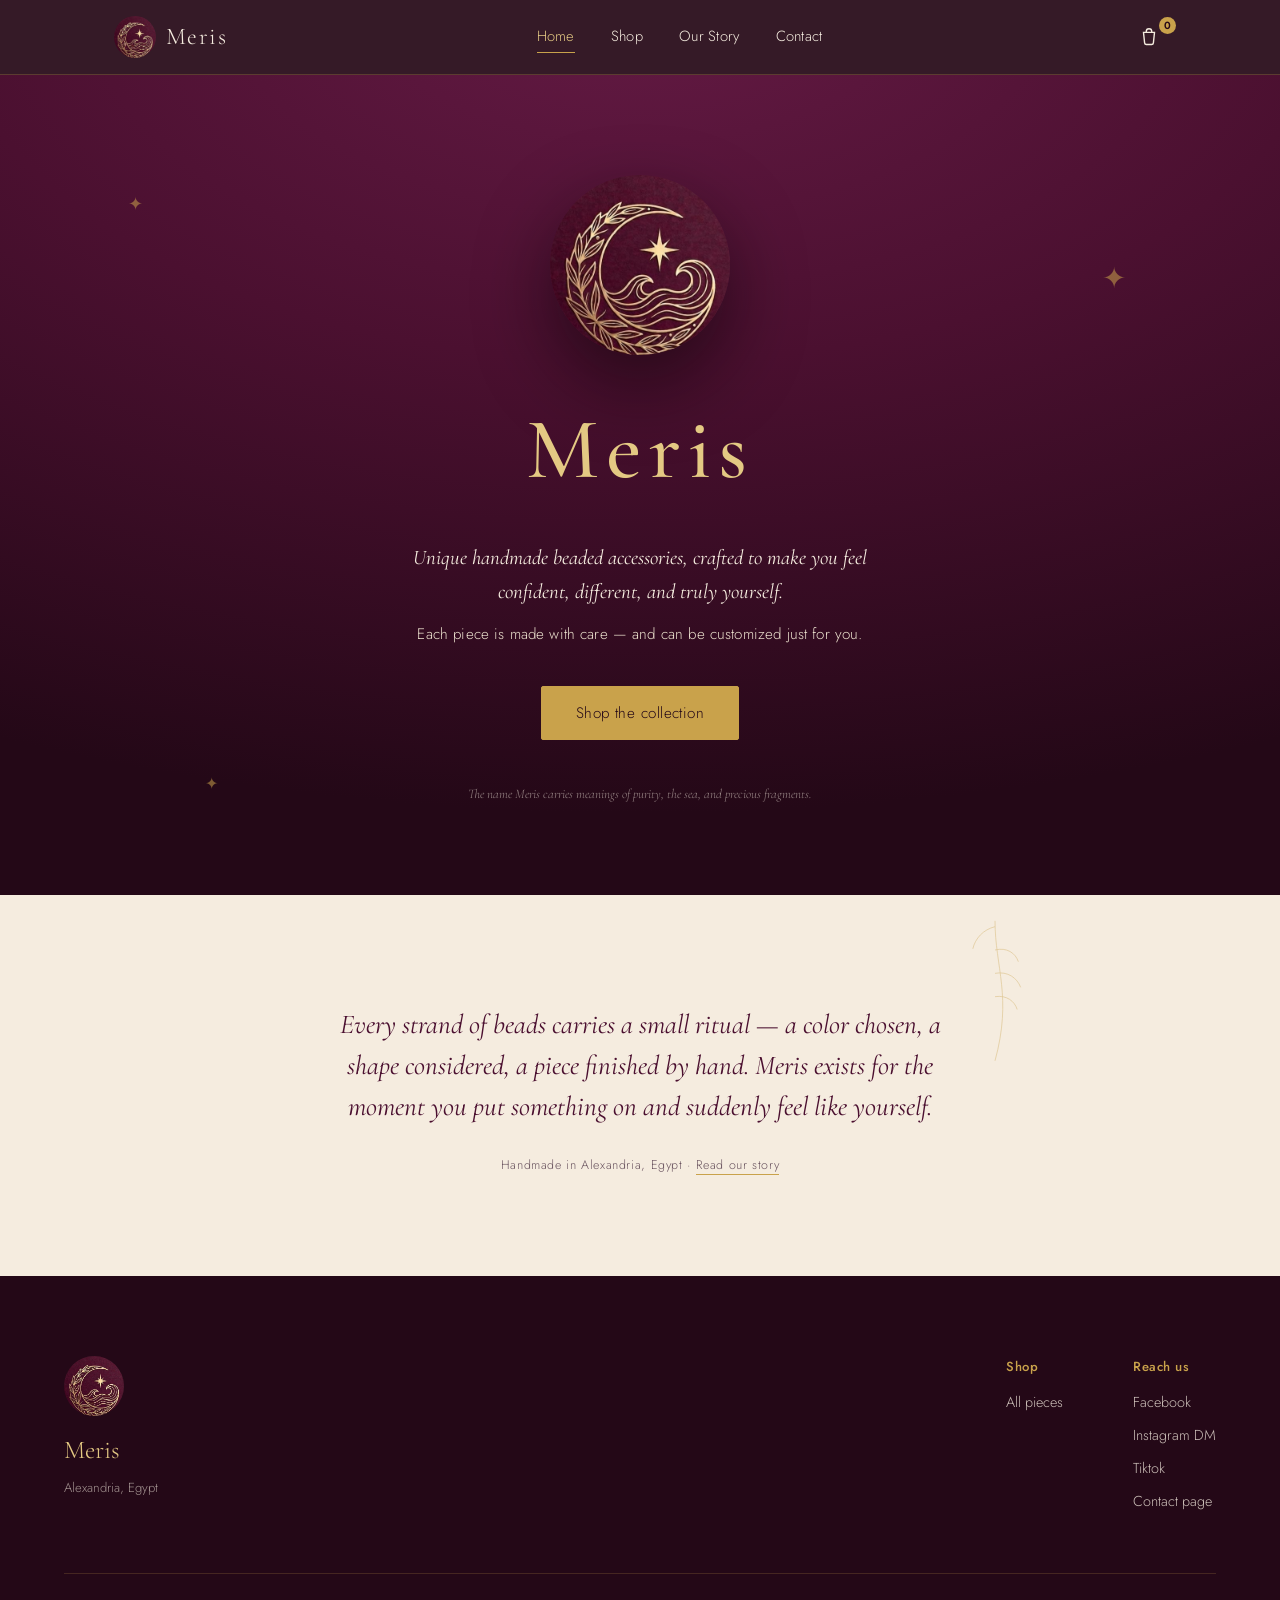
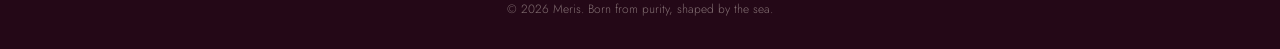
<file: index.html>
<!DOCTYPE html>
<html lang="en">
<head>
<meta charset="UTF-8">
<meta name="viewport" content="width=device-width, initial-scale=1.0">
<title>Meris — Handmade Beaded Accessories, Alexandria</title>
<meta name="description" content="Meris — unique handmade beaded accessories crafted in Alexandria, Egypt. Each piece a treasured fragment of beauty, customizable just for you.">
<link rel="preconnect" href="https://fonts.googleapis.com">
<link rel="preconnect" href="https://fonts.gstatic.com" crossorigin>
<link href="https://fonts.googleapis.com/css2?family=Cormorant+Garamond:ital,wght@0,400;0,500;0,600;1,400&family=Jost:wght@300;400;500;600&display=swap" rel="stylesheet">
<link rel="stylesheet" href="prc1.css">
<link rel="stylesheet" href="prhome.css">
</head>
<body>

<!-- ============ SITE HEADER ============ -->
<header class="site-header" id="top">
  <div class="header-inner">
    <a href="index-pr.html" class="brand-mark" aria-label="Meris home">
      <img src="[data-uri]" alt="Meris" class="logo-img">
      <span class="brand-word">Meris</span>
    </a>

    <nav class="main-nav" id="main-nav" aria-label="Primary">
      <a href="index-pr.html" class="is-current">Home</a>
      <a href="prp1.html">Shop</a>
      <a href="prp2.html">Our Story</a>
      <a href="prp3.html">Contact</a>
    </nav>

    <div class="header-actions">
      <button class="cart-toggle" id="cart-toggle" aria-haspopup="dialog" aria-controls="cart-drawer" aria-label="Open cart">
        <svg viewBox="0 0 24 24" width="22" height="22" aria-hidden="true"><path d="M6 7h12l-1.2 11.4a2 2 0 0 1-2 1.8H9.2a2 2 0 0 1-2-1.8L6 7Z" fill="none" stroke="currentColor" stroke-width="1.5"/><path d="M9 7V6a3 3 0 0 1 6 0v1" fill="none" stroke="currentColor" stroke-width="1.5"/></svg>
        <span class="cart-count" id="cart-count">0</span>
      </button>
      <button class="nav-toggle" id="nav-toggle" aria-expanded="false" aria-controls="main-nav" aria-label="Open menu">
        <span></span><span></span><span></span>
      </button>
    </div>
  </div>
</header>

<!-- ============ HERO ============ -->
<section class="hero">
  <div class="hero-sparkle hero-sparkle--a" aria-hidden="true">✦</div>
  <div class="hero-sparkle hero-sparkle--b" aria-hidden="true">✦</div>
  <div class="hero-sparkle hero-sparkle--c" aria-hidden="true">✦</div>

  <img src="[data-uri]" alt="Meris — moon, wave and star mark" class="hero-logo">
  <h1 class="hero-title">Meris</h1>

  <p class="hero-tagline">Unique handmade beaded accessories, crafted to make you feel<br class="lb"> confident, different, and truly yourself.</p>
  <p class="hero-sub">Each piece is made with care — and can be customized just for you.</p>
  <a href="prp1.html" class="btn btn-gold">Shop the collection</a>

  <p class="hero-meaning">The name Meris carries meanings of purity, the sea, and precious fragments.</p>
</section>

<!-- ============ STORY STRIP ============ -->
<section class="story" id="story">
  <div class="story-leaf" aria-hidden="true">
    <svg viewBox="0 0 120 260"><path d="M60 10 C60 90 90 140 60 250 M60 60 C80 55 95 65 100 80 M60 100 C82 96 98 108 104 124 M60 140 C80 137 94 148 98 162 M60 20 C40 25 26 40 22 58" fill="none" stroke="currentColor" stroke-width="1.2"/></svg>
  </div>
  <blockquote class="story-quote">
    Every strand of beads carries a small ritual — a color chosen, a shape considered, a piece finished by hand. Meris exists for the moment you put something on and suddenly feel like yourself.
  </blockquote>
  <p class="story-meta">Handmade in Alexandria, Egypt · <a href="prp2.html" style="color:inherit;border-bottom:1px solid var(--gold);">Read our story</a></p>
</section>



<!-- ============ FOOTER ============ -->
<footer class="site-footer">
  <div class="footer-inner">
    <div class="footer-brand">
      <img src="[data-uri]" alt="Meris" class="logo-img">
      <p class="footer-word">Meris</p>
      <p class="footer-loc">Alexandria, Egypt</p>
    </div>

    <div class="footer-links">
      <div>
        <h3>Shop</h3>
        <a href="prp1.html">All pieces</a>
      </div>
      <div>
        <h3>Reach us</h3>
       <a href="https://www.facebook.com/share/1KNYKD4Wmh/" target="_blank" rel="noopener">Facebook</a>
        <a href="https://ig.me/m/meris.accessorries" target="_blank" rel="noopener">Instagram DM</a>
        <a href="https://www.tiktok.com/@meris.accessoires?_r=1&_t=ZS-99OZvnK6g6x" target="_blank" rel="noopener">Tiktok</a>
        <a href="prp3.html">Contact page</a>
      </div>
    </div>
  </div>
  <p class="footer-fine">© <span id="year"></span> Meris. Born from purity, shaped by the sea.</p>
</footer>

<!-- ============ CART DRAWER ============ -->
<div class="cart-overlay" id="cart-overlay"></div>
<aside class="cart-drawer" id="cart-drawer" role="dialog" aria-modal="true" aria-label="Shopping cart">
  <div class="cart-head">
    <h2>Your bag</h2>
    <button class="cart-close" id="cart-close" aria-label="Close cart">×</button>
  </div>
  <div class="cart-items" id="cart-items">
    <p class="cart-empty" id="cart-empty">Your bag is empty — find something in the collection.</p>
  </div>
  <div class="cart-footer">
    <div class="cart-subtotal">
      <span>Subtotal</span>
      <span id="cart-subtotal">0 EGP</span>
    </div>
    <a href="prcheckout.html" class="btn btn-gold btn-block" id="checkout-btn">Send order</a>
    <p class="cart-note">This sends your order straight to us — we'll confirm sizing and shipping by email.</p>
  
</button>
  </div>
  
</aside>

<!-- ============ PRODUCT QUICK VIEW ============ -->
<div class="pv-overlay" id="pv-overlay"></div>
<div class="pv-modal" id="pv-modal" role="dialog" aria-modal="true" aria-label="Product details">
  <button class="pv-close" id="pv-close" aria-label="Close">×</button>
  <div class="pv-photo" id="pv-photo"></div>
  <div class="pv-info">
    <p class="pv-cat" id="pv-cat"></p>
    <h3 id="pv-name"></h3>
    <p class="pv-price" id="pv-price"></p>
    <p class="pv-desc" id="pv-desc"></p>
    <button class="btn btn-gold btn-block" id="pv-add">Add to bag</button>
  </div>
</div>

<script src="pr.js"></script>
</body>
</html>
</file>
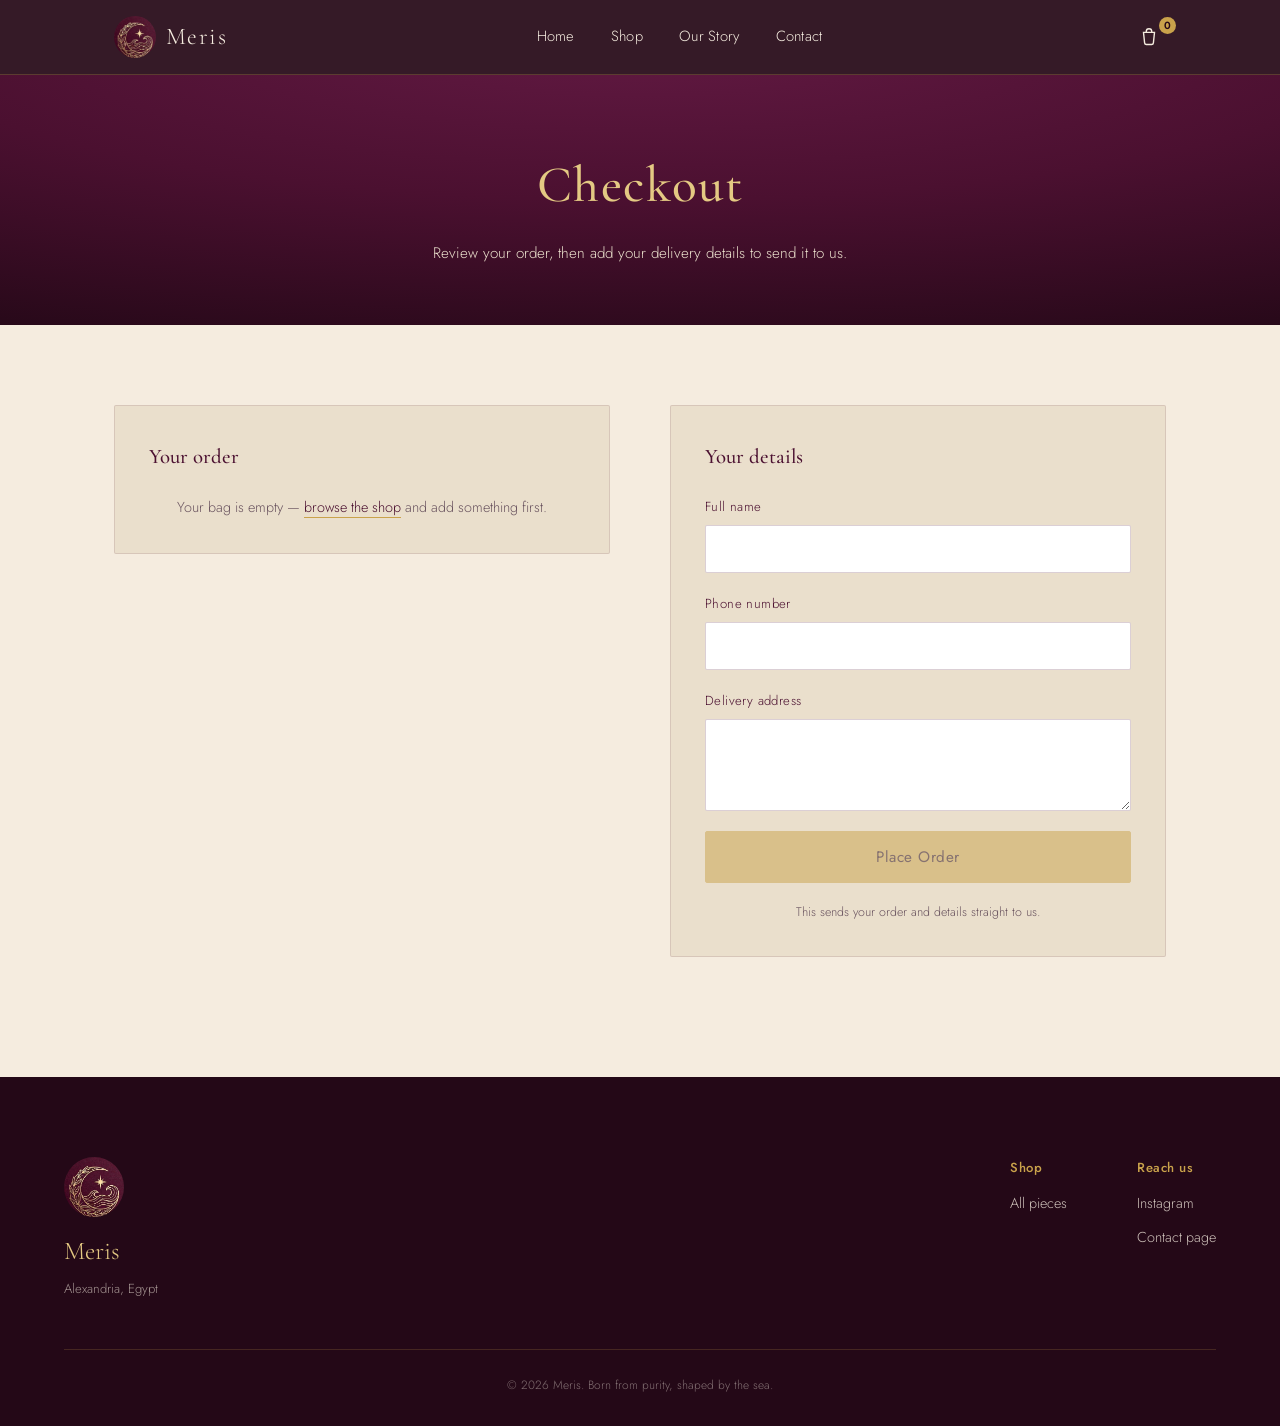
<file: prcheckout.html>
<!DOCTYPE html>
<html lang="en">
<head>
<meta charset="UTF-8">
<meta name="viewport" content="width=device-width, initial-scale=1.0">
<title>Checkout — Meris</title>
<meta name="description" content="Review your order and add your delivery details to complete your Meris order.">
<link rel="preconnect" href="https://fonts.googleapis.com">
<link rel="preconnect" href="https://fonts.gstatic.com" crossorigin>
<link href="https://fonts.googleapis.com/css2?family=Cormorant+Garamond:ital,wght@0,400;0,500;0,600;1,400&family=Jost:wght@300;400;500;600&display=swap" rel="stylesheet">
<link rel="stylesheet" href="prc1.css">
<link rel="stylesheet" href="prcheckout.css">
</head>
<body>

<header class="site-header" id="top">
  <div class="header-inner">
    <a href="index-pr.html" class="brand-mark" aria-label="Meris home">
      <img src="[data-uri]" alt="Meris" class="logo-img">
      <span class="brand-word">Meris</span>
    </a>
    <nav class="main-nav" id="main-nav" aria-label="Primary">
      <a href="index-pr.html">Home</a>
      <a href="prp1.html">Shop</a>
      <a href="prp2.html">Our Story</a>
      <a href="prp3.html">Contact</a>
    </nav>
    <div class="header-actions">
      <button class="cart-toggle" id="cart-toggle" aria-haspopup="dialog" aria-controls="cart-drawer" aria-label="Open cart">
        <svg viewBox="0 0 24 24" width="22" height="22" aria-hidden="true"><path d="M6 7h12l-1.2 11.4a2 2 0 0 1-2 1.8H9.2a2 2 0 0 1-2-1.8L6 7Z" fill="none" stroke="currentColor" stroke-width="1.5"/><path d="M9 7V6a3 3 0 0 1 6 0v1" fill="none" stroke="currentColor" stroke-width="1.5"/></svg>
        <span class="cart-count" id="cart-count">0</span>
      </button>
      <button class="nav-toggle" id="nav-toggle" aria-expanded="false" aria-controls="main-nav" aria-label="Open menu">
        <span></span><span></span><span></span>
      </button>
    </div>
  </div>
</header>

<section class="page-header">
  <h1>Checkout</h1>
  <p>Review your order, then add your delivery details to send it to us.</p>
</section>

<section class="checkout-section">
  <div class="checkout-grid">
    <div class="checkout-summary">
      <h2>Your order</h2>
      <div id="checkout-items"><!-- filled by script.js --></div>
      <div class="checkout-subtotal">
        <span>Subtotal</span>
        <span id="checkout-subtotal">0 EGP</span>
      </div>
      <p class="checkout-empty-note" id="checkout-empty-note">
        Your bag is empty — <a href="prp1.html">browse the shop</a> and add something first.
      </p>
    </div>

    <div class="checkout-form-wrap">
      <h2>Your details</h2>
      <form class="checkout-form" id="checkout-form">
        <div class="form-row">
          <label for="checkout-name">Full name</label>
          <input type="text" id="checkout-name" autocomplete="name">
        </div>
        <div class="form-row">
          <label for="checkout-phone">Phone number</label>
          <input type="tel" id="checkout-phone" autocomplete="tel">
        </div>
        <div class="form-row">
          <label for="checkout-address">Delivery address</label>
          <textarea id="checkout-address" rows="3" autocomplete="street-address"></textarea>
        </div>
        <p class="form-error" id="checkout-error">Please fill in your name, phone, and address.</p>
        <button type="submit" class="btn btn-gold btn-block" id="checkout-submit">Place Order</button>
        <p class="form-note">This sends your order and details straight to us.</p>
       
      </form>
    </div>
  </div>
</section>

<footer class="site-footer">
  <div class="footer-inner">
    <div class="footer-brand">
      <img src="[data-uri]" alt="Meris" class="logo-img">
      <p class="footer-word">Meris</p>
      <p class="footer-loc">Alexandria, Egypt</p>
    </div>
    <div class="footer-links">
      <div>
        <h3>Shop</h3>
        <a href="prp1.html">All pieces</a>
      </div>
      <div>
        <h3>Reach us</h3>
        <a href="https://instagram.com/meris.accessorries" target="_blank" rel="noopener">Instagram</a>
        <a href="prp3.html">Contact page</a>
      </div>
    </div>
  </div>
  <p class="footer-fine">© <span id="year"></span> Meris. Born from purity, shaped by the sea.</p>
</footer>

<div class="cart-overlay" id="cart-overlay"></div>
<aside class="cart-drawer" id="cart-drawer" role="dialog" aria-modal="true" aria-label="Shopping cart">
  <div class="cart-head">
    <h2>Your bag</h2>
    <button class="cart-close" id="cart-close" aria-label="Close cart">×</button>
  </div>
  <div class="cart-items" id="cart-items">
    <p class="cart-empty" id="cart-empty">Your bag is empty — find something in the collection.</p>
  </div>
  <div class="cart-footer">
    <div class="cart-subtotal">
      <span>Subtotal</span>
      <span id="cart-subtotal">0 EGP</span>
    </div>
    <a href="prcheckout.html" class="btn btn-gold btn-block" id="checkout-btn">Proceed to checkout</a>
    <p class="cart-note">Next, you'll add your name, phone, and delivery address before the order is sent.</p>
  </div>
</aside>

<script src="pr.js"></script>
</body>
</html>
</file>
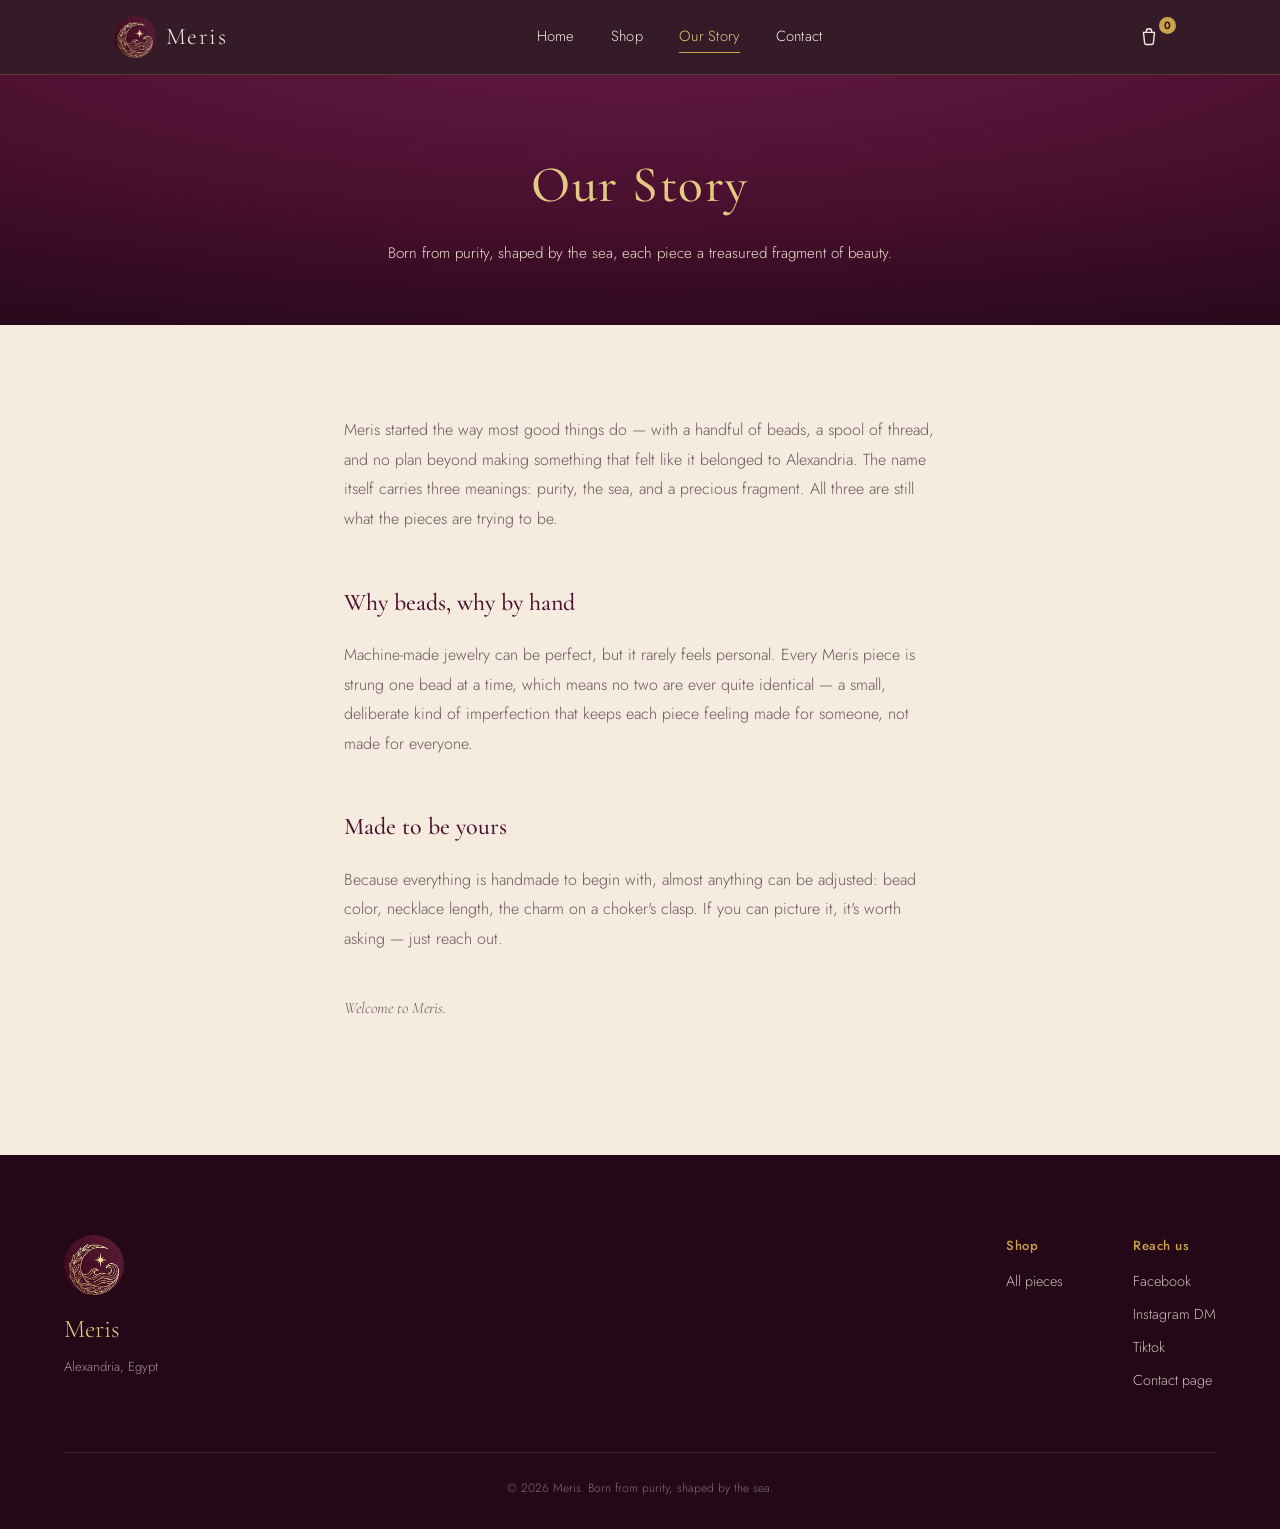
<file: prp2.html>
<!DOCTYPE html>
<html lang="en">
<head>
<meta charset="UTF-8">
<meta name="viewport" content="width=device-width, initial-scale=1.0">
<title>Our Story — Meris</title>
<meta name="description" content="The story behind Meris — handmade beaded accessories born in Alexandria, Egypt.">
<link rel="preconnect" href="https://fonts.googleapis.com">
<link rel="preconnect" href="https://fonts.gstatic.com" crossorigin>
<link href="https://fonts.googleapis.com/css2?family=Cormorant+Garamond:ital,wght@0,400;0,500;0,600;1,400&family=Jost:wght@300;400;500;600&display=swap" rel="stylesheet">
<link rel="stylesheet" href="prc1.css">
<link rel="stylesheet" href="prp2.css">
</head>
<body>

<header class="site-header" id="top">
  <div class="header-inner">
    <a href="index.html" class="brand-mark" aria-label="Meris home">
      <img src="[data-uri]" alt="Meris" class="logo-img">
      <span class="brand-word">Meris</span>
    </a>
    <nav class="main-nav" id="main-nav" aria-label="Primary">
      <a href="index.html">Home</a>
      <a href="prp1.html">Shop</a>
      <a href="prp2.html" class="is-current">Our Story</a>
      <a href="prp3.html">Contact</a>
    </nav>
    <div class="header-actions">
      <button class="cart-toggle" id="cart-toggle" aria-haspopup="dialog" aria-controls="cart-drawer" aria-label="Open cart">
        <svg viewBox="0 0 24 24" width="22" height="22" aria-hidden="true"><path d="M6 7h12l-1.2 11.4a2 2 0 0 1-2 1.8H9.2a2 2 0 0 1-2-1.8L6 7Z" fill="none" stroke="currentColor" stroke-width="1.5"/><path d="M9 7V6a3 3 0 0 1 6 0v1" fill="none" stroke="currentColor" stroke-width="1.5"/></svg>
        <span class="cart-count" id="cart-count">0</span>
      </button>
      <button class="nav-toggle" id="nav-toggle" aria-expanded="false" aria-controls="main-nav" aria-label="Open menu">
        <span></span><span></span><span></span>
      </button>
    </div>
  </div>
</header>

<section class="page-header">
  <h1>Our Story</h1>
  <p>Born from purity, shaped by the sea, each piece a treasured fragment of beauty.</p>
</section>

<section class="story-page-body">
  <p>Meris started the way most good things do — with a handful of beads, a spool of thread, and no plan beyond making something that felt like it belonged to Alexandria. The name itself carries three meanings: purity, the sea, and a precious fragment. All three are still what the pieces are trying to be.</p>

  <h2>Why beads, why by hand</h2>
  <p>Machine-made jewelry can be perfect, but it rarely feels personal. Every Meris piece is strung one bead at a time, which means no two are ever quite identical — a small, deliberate kind of imperfection that keeps each piece feeling made for someone, not made for everyone.</p>

  <h2>Made to be yours</h2>
  <p>Because everything is handmade to begin with, almost anything can be adjusted: bead color, necklace length, the charm on a choker's clasp. If you can picture it, it's worth asking — just reach out.</p>

  <p class="story-signoff">Welcome to Meris.</p>
</section>

<footer class="site-footer">
  <div class="footer-inner">
    <div class="footer-brand">
      <img src="[data-uri]" alt="Meris" class="logo-img">
      <p class="footer-word">Meris</p>
      <p class="footer-loc">Alexandria, Egypt</p>
    </div>
    <div class="footer-links">
      <div>
        <h3>Shop</h3>
        <a href="prp1.html">All pieces</a>
      </div>
      <div>
        <h3>Reach us</h3>
        <a href="https://www.facebook.com/share/1KNYKD4Wmh/" target="_blank" rel="noopener">Facebook</a>
        <a href="https://ig.me/m/meris.accessorries" target="_blank" rel="noopener">Instagram DM</a>
        <a href="https://www.tiktok.com/@meris.accessoires?_r=1&_t=ZS-99OZvnK6g6x" target="_blank" rel="noopener">Tiktok</a>
        <a href="prp3.html">Contact page</a>
      </div>
    </div>
  </div>
  <p class="footer-fine">© <span id="year"></span> Meris. Born from purity, shaped by the sea.</p>
</footer>

<div class="cart-overlay" id="cart-overlay"></div>
<aside class="cart-drawer" id="cart-drawer" role="dialog" aria-modal="true" aria-label="Shopping cart">
  <div class="cart-head">
    <h2>Your bag</h2>
    <button class="cart-close" id="cart-close" aria-label="Close cart">×</button>
  </div>
  <div class="cart-items" id="cart-items">
    <p class="cart-empty" id="cart-empty">Your bag is empty — find something in the collection.</p>
  </div>
  <div class="cart-footer">
    <div class="cart-subtotal">
      <span>Subtotal</span>
      <span id="cart-subtotal">0 EGP</span>
    </div>
    <a href="prcheckout.html" class="btn btn-gold btn-block" id="checkout-btn">Send order</a>
    <p class="cart-note">This sends your order straight to us — we'll confirm sizing and shipping by email.</p>
    
  </div>
</aside>

<script src="pr.js"></script>
</body>
</html>
</file>
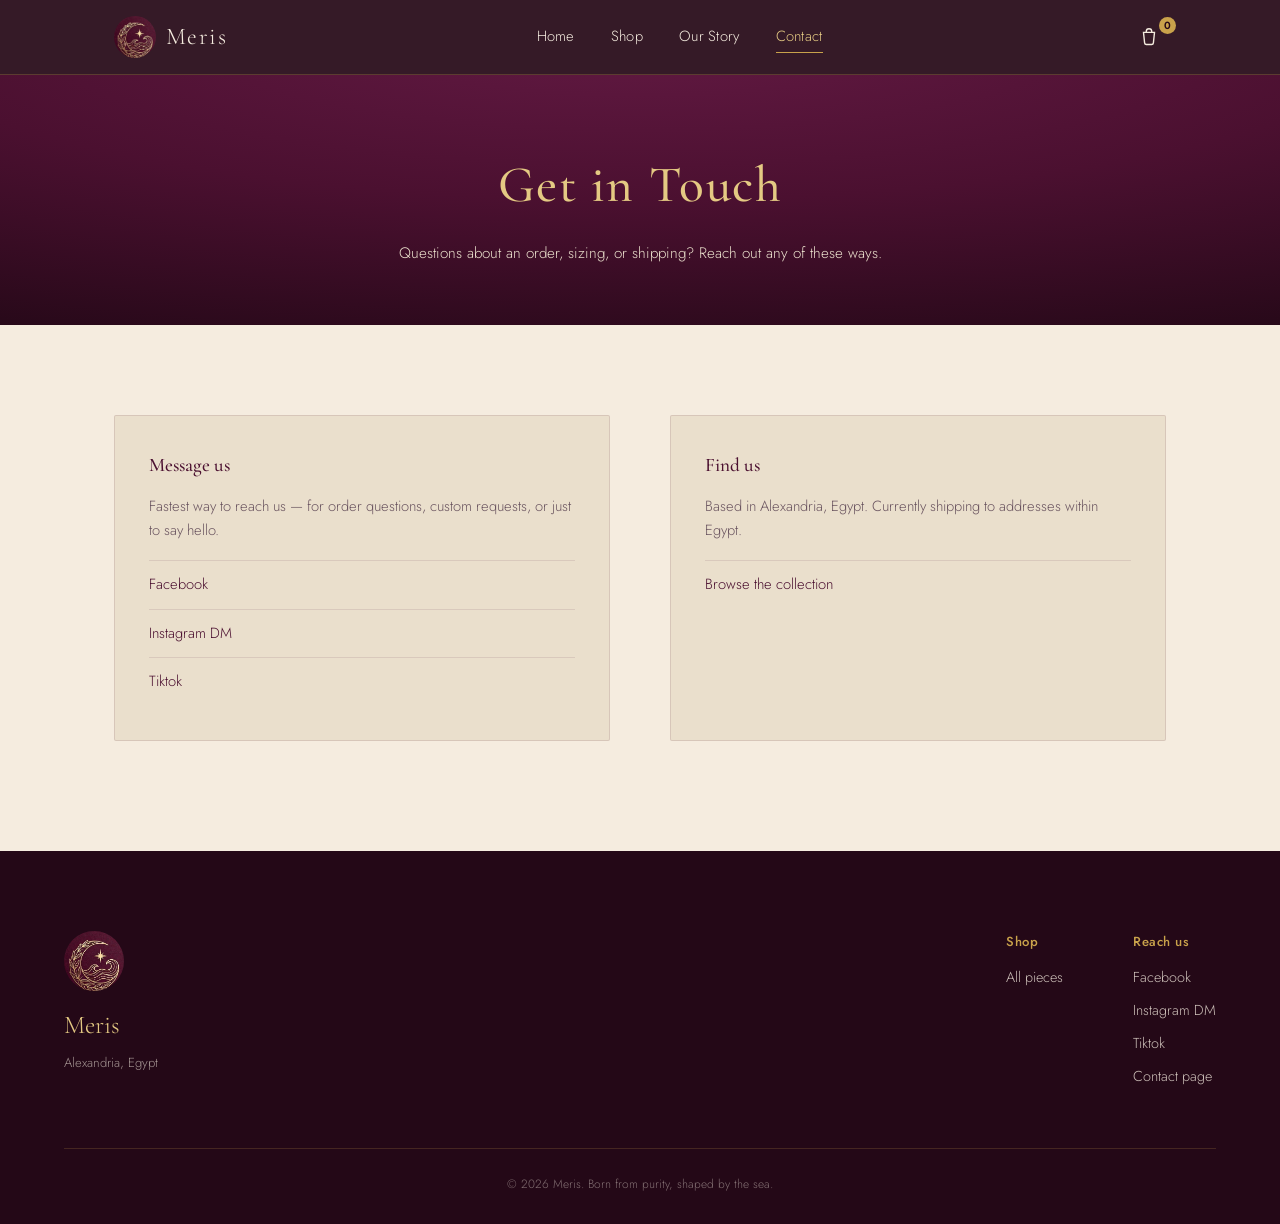
<file: prp3.html>
<!DOCTYPE html>
<html lang="en">
<head>
<meta charset="UTF-8">
<meta name="viewport" content="width=device-width, initial-scale=1.0">
<title>Contact — Meris</title>
<meta name="description" content="Get in touch with Meris — handmade beaded accessories in Alexandria, Egypt.">
<link rel="preconnect" href="https://fonts.googleapis.com">
<link rel="preconnect" href="https://fonts.gstatic.com" crossorigin>
<link href="https://fonts.googleapis.com/css2?family=Cormorant+Garamond:ital,wght@0,400;0,500;0,600;1,400&family=Jost:wght@300;400;500;600&display=swap" rel="stylesheet">
<link rel="stylesheet" href="prc1.css">
<link rel="stylesheet" href="prp3.css">
</head>
<body>

<header class="site-header" id="top">
  <div class="header-inner">
    <a href="index.html" class="brand-mark" aria-label="Meris home">
      <img src="[data-uri]" alt="Meris" class="logo-img">
      <span class="brand-word">Meris</span>
    </a>
    <nav class="main-nav" id="main-nav" aria-label="Primary">
      <a href="index.html">Home</a>
      <a href="prp1.html">Shop</a>
      <a href="prp2.html">Our Story</a>
      <a href="prp3.html" class="is-current">Contact</a>
    </nav>
    <div class="header-actions">
      <button class="cart-toggle" id="cart-toggle" aria-haspopup="dialog" aria-controls="cart-drawer" aria-label="Open cart">
        <svg viewBox="0 0 24 24" width="22" height="22" aria-hidden="true"><path d="M6 7h12l-1.2 11.4a2 2 0 0 1-2 1.8H9.2a2 2 0 0 1-2-1.8L6 7Z" fill="none" stroke="currentColor" stroke-width="1.5"/><path d="M9 7V6a3 3 0 0 1 6 0v1" fill="none" stroke="currentColor" stroke-width="1.5"/></svg>
        <span class="cart-count" id="cart-count">0</span>
      </button>
      <button class="nav-toggle" id="nav-toggle" aria-expanded="false" aria-controls="main-nav" aria-label="Open menu">
        <span></span><span></span><span></span>
      </button>
    </div>
  </div>
</header>

<section class="page-header">
  <h1>Get in Touch</h1>
  <p>Questions about an order, sizing, or shipping? Reach out any of these ways.</p>
</section>

<section class="contact-section">
  <div class="contact-grid">
    <div class="contact-card">
      <h3>Message us</h3>
      <p>Fastest way to reach us — for order questions, custom requests, or just to say hello.</p>
      <div class="contact-link-list">
        <a href="https://www.facebook.com/share/1KNYKD4Wmh/" target="_blank" rel="noopener">Facebook</a>
        <a href="https://ig.me/m/meris.accessorries" target="_blank" rel="noopener">Instagram DM</a>
        <a href="https://www.tiktok.com/@meris.accessoires?_r=1&_t=ZS-99OZvnK6g6x" target="_blank" rel="noopener">Tiktok</a>
      </div>
    </div>
    <div class="contact-card">
      <h3>Find us</h3>
      <p>Based in Alexandria, Egypt. Currently shipping to addresses within Egypt.</p>
      <div class="contact-link-list">
        <a href="prp1.html">Browse the collection</a>
      </div>
    </div>
  </div>
</section>

<footer class="site-footer">
  <div class="footer-inner">
    <div class="footer-brand">
      <img src="[data-uri]" alt="Meris" class="logo-img">
      <p class="footer-word">Meris</p>
      <p class="footer-loc">Alexandria, Egypt</p>
    </div>
    <div class="footer-links">
      <div>
        <h3>Shop</h3>
        <a href="prp1.html">All pieces</a>
      </div>
      <div>
        <h3>Reach us</h3>
        <a href="https://www.facebook.com/share/1KNYKD4Wmh/" target="_blank" rel="noopener">Facebook</a>
        <a href="https://ig.me/m/meris.accessorries" target="_blank" rel="noopener">Instagram DM</a>
        <a href="https://www.tiktok.com/@meris.accessoires?_r=1&_t=ZS-99OZvnK6g6x" target="_blank" rel="noopener">Tiktok</a>
        <a href="prp3.html">Contact page</a>
      </div>
    </div>
  </div>
  <p class="footer-fine">© <span id="year"></span> Meris. Born from purity, shaped by the sea.</p>
</footer>

<div class="cart-overlay" id="cart-overlay"></div>
<aside class="cart-drawer" id="cart-drawer" role="dialog" aria-modal="true" aria-label="Shopping cart">
  <div class="cart-head">
    <h2>Your bag</h2>
    <button class="cart-close" id="cart-close" aria-label="Close cart">×</button>
  </div>
  <div class="cart-items" id="cart-items">
    <p class="cart-empty" id="cart-empty">Your bag is empty — find something in the collection.</p>
  </div>
  <div class="cart-footer">
    <div class="cart-subtotal">
      <span>Subtotal</span>
      <span id="cart-subtotal">0 EGP</span>
    </div>
    <a href="prcheckout.html" class="btn btn-gold btn-block" id="checkout-btn">Send order</a>
    <p class="cart-note">This sends your order straight to us — we'll confirm sizing and shipping by email.</p>
    
  </div>
</aside>

<script src="pr.js"></script>
</body>
</html>
</file>
<file: prc1.css>
/* ===================================================================
   MERIS — base.css
   Shared across every page: design tokens, reset, header, footer,
   cart drawer, quick-view modal, product card styles, and the
   internal page banner used by shop/story/custom/contact.
   =================================================================== */
:root{
  --wine:        #4B1030;
  --wine-deep:   #240817;
  --wine-soft:   #641A44;
  --gold:        #C9A24B;
  --gold-soft:   #E4C983;
  --ivory:       #F5ECDF;
  --ivory-dim:   #EADFCC;
  --ink:         #2A1420;
  --ink-soft:    #6B5560;

  --display: "Cormorant Garamond", serif;
  --body: "Jost", sans-serif;

  --max: 1180px;
  --edge: clamp(20px, 5vw, 64px);

  --ease: cubic-bezier(.22,.61,.36,1);
}

*,*::before,*::after{ box-sizing:border-box; }
html{ scroll-behavior:smooth; }
@media (prefers-reduced-motion: reduce){
  html{ scroll-behavior:auto; }
  *,*::before,*::after{ animation-duration:.001ms !important; transition-duration:.001ms !important; }
}

body{
  margin:0;
  background:var(--ivory);
  color:var(--ink);
  font-family:var(--body);
  font-weight:300;
  line-height:1.6;
  -webkit-font-smoothing:antialiased;
}

h1,h2,h3{ font-family:var(--display); font-weight:500; margin:0; color:inherit; }
p{ margin:0; }
a{ color:inherit; text-decoration:none; }
img{ max-width:100%; display:block; }
button{ font-family:inherit; background:none; border:none; cursor:pointer; color:inherit; }

:focus-visible{ outline:2px solid var(--gold); outline-offset:3px; }

/* ===================================================================
   BUTTONS
   =================================================================== */
.btn{
  display:inline-flex;
  align-items:center;
  justify-content:center;
  padding:14px 34px;
  font-family:var(--body);
  font-size:.95rem;
  letter-spacing:.03em;
  border-radius:2px;
  transition:background .25s var(--ease), color .25s var(--ease), border-color .25s var(--ease);
  cursor:pointer;
}
.btn-gold{ background:var(--gold); color:var(--wine-deep); border:1px solid var(--gold); }
.btn-gold:hover{ background:var(--gold-soft); border-color:var(--gold-soft); }
.btn-outline{ background:transparent; color:var(--ivory); border:1px solid var(--gold); }
.btn-outline:hover{ background:var(--gold); color:var(--wine-deep); }
.btn-block{ width:100%; }

/* ===================================================================
   HEADER
   =================================================================== */
.site-header{
  position:sticky; top:0; z-index:40;
  background:rgba(36,8,23,.92);
  backdrop-filter:blur(6px);
  border-bottom:1px solid rgba(201,162,75,.25);
}
.header-inner{
  max-width:var(--max); margin:0 auto; padding:0 var(--edge);
  height:74px; display:flex; align-items:center; justify-content:space-between;
  color:var(--ivory);
}
.brand-mark{ display:flex; align-items:center; gap:10px; color:var(--gold); }
.logo-img{ height:42px; width:42px; border-radius:50%; object-fit:cover; display:block; }
.brand-word{ font-family:var(--display); font-size:1.5rem; letter-spacing:.06em; color:var(--ivory); }

.main-nav{ display:flex; gap:36px; }
.main-nav a{ font-size:.92rem; letter-spacing:.02em; color:var(--ivory); position:relative; padding:4px 0; }
.main-nav a::after{
  content:""; position:absolute; left:0; bottom:0; width:0; height:1px; background:var(--gold);
  transition:width .3s var(--ease);
}
.main-nav a:hover::after{ width:100%; }
.main-nav a.is-current{ color:var(--gold-soft); }
.main-nav a.is-current::after{ width:100%; }

.header-actions{ display:flex; align-items:center; gap:20px; }
.cart-toggle{ position:relative; color:var(--ivory); display:flex; }
.cart-count{
  position:absolute; top:-8px; right:-10px;
  background:var(--gold); color:var(--wine-deep);
  font-size:.65rem; font-weight:600; border-radius:50%;
  width:17px; height:17px; display:flex; align-items:center; justify-content:center;
}
.nav-toggle{ display:none; flex-direction:column; gap:5px; width:24px; }
.nav-toggle span{ height:1.5px; background:var(--ivory); width:100%; transition:transform .25s, opacity .25s; }

@media (max-width: 860px){
  .main-nav{
    position:absolute; top:74px; left:0; right:0;
    background:var(--wine-deep);
    flex-direction:column; gap:0;
    max-height:0; overflow:hidden;
    transition:max-height .35s var(--ease);
  }
  .main-nav.is-open{ max-height:320px; }
  .main-nav a{ padding:16px var(--edge); border-top:1px solid rgba(201,162,75,.15); }
  .nav-toggle{ display:flex; }
}

/* ===================================================================
   INTERNAL PAGE HEADER (shop / story / custom / contact)
   =================================================================== */
.page-header{
  background:radial-gradient(120% 140% at 50% -20%, var(--wine-soft) 0%, var(--wine) 50%, var(--wine-deep) 100%);
  color:var(--ivory);
  text-align:center;
  padding:70px var(--edge) 60px;
}
.page-header h1{
  font-size:clamp(2.4rem, 5vw, 3.2rem);
  color:var(--gold-soft);
  letter-spacing:.03em;
  margin-bottom:14px;
}
.page-header p{
  max-width:520px; margin:0 auto;
  font-size:.95rem; color:var(--ivory-dim);
}

/* ===================================================================
   PRODUCT GRID + CARD
   Shared by the homepage "featured" teaser and the full shop grid.
   =================================================================== */
.product-grid{
  display:grid;
  grid-template-columns:repeat(4, 1fr);
  gap:6px 22px;
}
@media (max-width:980px){ .product-grid{ grid-template-columns:repeat(2,1fr); } }
@media (max-width:560px){ .product-grid{ grid-template-columns:1fr; } }

.product-card{ cursor:pointer; }
.product-card:nth-child(4n+2){ margin-top:56px; }
.product-card:nth-child(4n+4){ margin-top:26px; }
@media (max-width:980px){ .product-card:nth-child(4n+2), .product-card:nth-child(4n+4){ margin-top:0; } }

.product-photo{
  position:relative;
  aspect-ratio:4/5;
  border-radius:2px;
  overflow:hidden;
  background:linear-gradient(155deg, var(--ph-a, #641A44), var(--ph-b, #240817));
  margin-bottom:14px;
}
.product-photo img{ width:100%; height:100%; object-fit:cover; }
.product-photo .ph-mark{
  position:absolute; inset:0; display:flex; align-items:center; justify-content:center;
  color:rgba(228,201,131,.35); font-family:var(--display); font-size:2.6rem; letter-spacing:.1em;
}
.product-quick{
  position:absolute; right:10px; bottom:10px;
  width:38px; height:38px; border-radius:50%;
  background:rgba(245,236,224,.92); color:var(--wine);
  display:flex; align-items:center; justify-content:center;
  font-size:1.3rem; line-height:1;
  opacity:0; transform:translateY(6px);
  transition:opacity .25s var(--ease), transform .25s var(--ease);
}
.product-card:hover .product-quick,
.product-card:focus-within .product-quick{ opacity:1; transform:translateY(0); }

.product-cat{ font-size:.72rem; letter-spacing:.06em; color:var(--ink-soft); text-transform:uppercase; margin-bottom:4px; }
.product-name{ font-family:var(--display); font-size:1.15rem; color:var(--ink); margin-bottom:4px; }
.product-price{ font-size:.88rem; color:var(--wine); }

.product-card.is-hidden{ display:none; }

/* ===================================================================
   CUSTOM ORDERS CTA BANNER (used on Home and Our Story)
   =================================================================== */
.custom{
  background:var(--ivory-dim);
  border-top:1px solid rgba(75,16,48,.12);
  border-bottom:1px solid rgba(75,16,48,.12);
}
.custom-inner{
  max-width:600px; margin:0 auto; text-align:center;
  padding:100px var(--edge);
}
.custom h2{ font-size:clamp(1.8rem,3vw,2.3rem); color:var(--wine); margin-bottom:20px; }
.custom p{ color:var(--ink-soft); margin-bottom:34px; font-size:.98rem; }
.custom .btn-outline{ color:var(--wine); border-color:var(--wine); }
.custom .btn-outline:hover{ background:var(--wine); color:var(--ivory); }

/* ===================================================================
   FOOTER
   =================================================================== */
.site-footer{ background:var(--wine-deep); color:var(--ivory); padding:80px var(--edge) 30px; }
.footer-inner{
  max-width:var(--max); margin:0 auto;
  display:flex; justify-content:space-between; flex-wrap:wrap; gap:50px;
  padding-bottom:50px; border-bottom:1px solid rgba(201,162,75,.2);
}
.footer-brand .logo-img{ width:60px; height:60px; border-radius:50%; object-fit:cover; margin-bottom:14px; }
.footer-word{ font-family:var(--display); font-size:1.6rem; color:var(--gold-soft); }
.footer-loc{ font-size:.82rem; color:rgba(245,236,224,.6); margin-top:6px; }
.footer-links{ display:flex; gap:70px; }
.footer-links h3{ font-family:var(--body); font-weight:500; font-size:.82rem; letter-spacing:.04em; color:var(--gold); margin-bottom:14px; }
.footer-links a{ display:block; font-size:.9rem; color:rgba(245,236,224,.8); margin-bottom:10px; }
.footer-links a:hover{ color:var(--gold-soft); }
.footer-fine{ max-width:var(--max); margin:26px auto 0; font-size:.75rem; color:rgba(245,236,224,.45); text-align:center; }

/* ===================================================================
   CART DRAWER
   =================================================================== */
.cart-overlay, .pv-overlay{
  position:fixed; inset:0; background:rgba(36,8,23,.55);
  opacity:0; pointer-events:none; transition:opacity .3s var(--ease);
  z-index:60;
}
.cart-overlay.is-open, .pv-overlay.is-open{ opacity:1; pointer-events:auto; }

.cart-drawer{
  position:fixed; top:0; right:0; height:100%;
  width:min(420px, 92vw);
  background:var(--wine-deep); color:var(--ivory);
  transform:translateX(100%);
  transition:transform .35s var(--ease);
  z-index:61;
  display:flex; flex-direction:column;
}
.cart-drawer.is-open{ transform:translateX(0); }
.cart-head{
  display:flex; align-items:center; justify-content:space-between;
  padding:26px 26px 20px; border-bottom:1px solid rgba(201,162,75,.2);
}
.cart-head h2{ font-size:1.4rem; color:var(--gold-soft); }
.cart-close{ font-size:1.6rem; color:var(--ivory); line-height:1; }
.cart-items{ flex:1; overflow-y:auto; padding:20px 26px; }
.cart-empty{ color:rgba(245,236,224,.6); font-size:.9rem; margin-top:20px; }

.cart-line{ display:flex; gap:14px; padding:16px 0; border-bottom:1px solid rgba(201,162,75,.12); }
.cart-line-photo{
  width:64px; height:76px; border-radius:2px; flex-shrink:0;
  background:linear-gradient(155deg, var(--ph-a, #641A44), var(--ph-b, #240817));
}
.cart-line-info{ flex:1; }
.cart-line-name{ font-family:var(--display); font-size:1.02rem; color:var(--ivory); }
.cart-line-price{ font-size:.82rem; color:rgba(245,236,224,.6); margin-top:2px; }
.cart-line-qty{ display:flex; align-items:center; gap:10px; margin-top:10px; }
.qty-btn{
  width:22px; height:22px; border:1px solid rgba(201,162,75,.4); border-radius:50%;
  display:flex; align-items:center; justify-content:center; font-size:.85rem; color:var(--gold-soft);
}
.cart-line-remove{ font-size:.75rem; color:rgba(245,236,224,.45); margin-top:8px; letter-spacing:.02em; }
.cart-line-remove:hover{ color:var(--gold-soft); }

.cart-footer{ padding:22px 26px 30px; border-top:1px solid rgba(201,162,75,.2); }
.cart-subtotal{
  display:flex; justify-content:space-between; font-size:1rem;
  margin-bottom:18px; color:var(--gold-soft);
  font-family:var(--display);
}
.cart-note{ font-size:.72rem; color:rgba(245,236,224,.45); margin-top:12px; text-align:center; }

/* ===================================================================
   PRODUCT QUICK VIEW MODAL
   =================================================================== */
.pv-modal{
  position:fixed; top:50%; left:50%;
  transform:translate(-50%,-50%) scale(.96);
  width:min(760px, 92vw); max-height:88vh; overflow:auto;
  background:var(--ivory); border-radius:2px;
  display:grid; grid-template-columns:1fr 1fr;
  opacity:0; pointer-events:none;
  transition:opacity .3s var(--ease), transform .3s var(--ease);
  z-index:62;
}
.pv-modal.is-open{ opacity:1; pointer-events:auto; transform:translate(-50%,-50%) scale(1); }
.pv-photo{
  aspect-ratio:4/5;
  background:linear-gradient(155deg, var(--ph-a, #641A44), var(--ph-b, #240817));
}
.pv-info{ padding:44px 38px; display:flex; flex-direction:column; }
.pv-cat{ font-size:.72rem; letter-spacing:.06em; text-transform:uppercase; color:var(--ink-soft); margin-bottom:10px; }
.pv-info h3{ font-size:1.7rem; color:var(--wine); margin-bottom:10px; }
.pv-price{ font-size:1.05rem; color:var(--gold); margin-bottom:18px; font-family:var(--display); }
.pv-desc{ font-size:.92rem; color:var(--ink-soft); margin-bottom:30px; line-height:1.7; }
.pv-close{ position:absolute; top:16px; right:20px; font-size:1.6rem; color:var(--ink); }
@media (max-width:640px){ .pv-modal{ grid-template-columns:1fr; } .pv-photo{ aspect-ratio:16/10; } }
</file>
<file: prhome.css>
/* ===================================================================
   MERIS — home.css
   Page-specific styles for index.html only.
   =================================================================== */

/* ===================================================================
   HERO
   =================================================================== */
.hero{
  position:relative;
  background:radial-gradient(120% 100% at 50% -10%, var(--wine-soft) 0%, var(--wine) 45%, var(--wine-deep) 100%);
  color:var(--ivory);
  text-align:center;
  padding:100px var(--edge) 90px;
  overflow:hidden;
}
.hero-logo{
  width:180px; height:180px; margin:0 auto 26px; border-radius:50%;
  object-fit:cover; display:block;
  box-shadow:0 30px 70px rgba(12,3,8,.55);
}
.hero-title{
  font-size:clamp(3.2rem, 9vw, 5.4rem);
  letter-spacing:.08em;
  color:var(--gold-soft);
  margin-bottom:22px;
}
.hero-tagline{
  max-width:640px; margin:0 auto 14px;
  font-size:clamp(1.05rem, 2vw, 1.3rem);
  font-family:var(--display); font-style:italic; font-weight:400;
  color:var(--ivory);
}
.hero-sub{
  max-width:520px; margin:0 auto 40px;
  font-size:.95rem; color:var(--ivory-dim); letter-spacing:.01em;
}
.hero-meaning{
  margin-top:44px; font-size:.82rem; color:rgba(245,236,224,.55);
  font-style:italic; font-family:var(--display);
}
.hero-sparkle{
  position:absolute; color:var(--gold); opacity:.55; font-size:1.4rem;
}
.hero-sparkle--a{ top:14%; left:10%; font-size:1.1rem; }
.hero-sparkle--b{ top:22%; right:12%; font-size:1.8rem; }
.hero-sparkle--c{ bottom:12%; left:16%; font-size:1rem; }

/* ===================================================================
   STORY STRIP (teaser)
   =================================================================== */
.story{
  position:relative;
  max-width:760px; margin:0 auto;
  padding:110px var(--edge) 100px;
  text-align:center;
}
.story-quote{
  margin:0;
  font-family:var(--display); font-style:italic; font-weight:400;
  font-size:clamp(1.3rem, 3vw, 1.7rem);
  line-height:1.5;
  color:var(--wine);
}
.story-meta{
  margin-top:28px; font-size:.78rem; letter-spacing:.05em;
  color:var(--ink-soft);
}
.story-leaf{
  position:absolute; right:-10px; top:20px; width:70px; color:var(--gold); opacity:.5;
}
.story-leaf svg{ width:100%; height:auto; }
@media (max-width:700px){ .story-leaf{ display:none; } }

/* ===================================================================
   FEATURED PRODUCTS TEASER
   =================================================================== */
.home-shop{ max-width:var(--max); margin:0 auto; padding:100px var(--edge); }
.home-shop-head{
  display:flex; align-items:flex-end; justify-content:space-between; flex-wrap:wrap; gap:20px;
  margin-bottom:44px; padding-bottom:20px; border-bottom:1px solid rgba(75,16,48,.15);
}
.home-shop-head h2{ font-size:clamp(1.8rem,3vw,2.3rem); color:var(--wine); }
.home-shop-head a{ font-size:.85rem; color:var(--wine); border-bottom:1px solid var(--gold); padding-bottom:3px; }
.home-shop-head a:hover{ color:var(--gold); }
</file>
<file: prcheckout.css>
/* ===================================================================
   MERIS — checkout.css
   Page-specific styles for checkout.html only.
   =================================================================== */
.checkout-section{ max-width:var(--max); margin:0 auto; padding:80px var(--edge) 120px; }
.checkout-grid{ display:grid; grid-template-columns:1fr 1fr; gap:60px; align-items:start; }
@media (max-width:820px){ .checkout-grid{ grid-template-columns:1fr; } }

.checkout-summary, .checkout-form-wrap{
  background:var(--ivory-dim); border:1px solid rgba(75,16,48,.12);
  border-radius:2px; padding:34px;
}
.checkout-summary h2, .checkout-form-wrap h2{
  font-size:1.3rem; color:var(--wine); margin-bottom:22px;
}

.checkout-line{
  display:flex; gap:14px; padding:14px 0; border-bottom:1px solid rgba(75,16,48,.1);
}
.checkout-line-photo{
  width:56px; height:66px; border-radius:2px; flex-shrink:0;
  background:linear-gradient(155deg, var(--ph-a, #641A44), var(--ph-b, #240817));
}
.checkout-line-info{ flex:1; }
.checkout-line-name{ font-family:var(--display); font-size:1rem; color:var(--ink); }
.checkout-line-meta{ font-size:.82rem; color:var(--ink-soft); margin-top:2px; }

.checkout-subtotal{
  display:flex; justify-content:space-between; align-items:center;
  margin-top:20px; padding-top:18px; border-top:1px solid rgba(75,16,48,.15);
  font-family:var(--display); font-size:1.1rem; color:var(--wine);
}

.checkout-empty-note{
  display:none; font-size:.9rem; color:var(--ink-soft); margin-top:16px; text-align:center;
}
.checkout-empty-note a{ color:var(--wine); border-bottom:1px solid var(--gold); }
.checkout-summary.is-empty .checkout-empty-note{ display:block; }
.checkout-summary.is-empty #checkout-items,
.checkout-summary.is-empty .checkout-subtotal{ display:none; }

/* ===================================================================
   FORM
   =================================================================== */
.checkout-form{ display:flex; flex-direction:column; gap:20px; }
.form-row{ display:flex; flex-direction:column; gap:8px; }
.form-row label{ font-size:.82rem; letter-spacing:.03em; color:var(--wine); }
.form-row input, .form-row textarea{
  font-family:var(--body); font-size:.95rem; color:var(--ink);
  background:#fff; border:1px solid rgba(75,16,48,.2);
  border-radius:2px; padding:12px 14px; resize:vertical;
}
.form-row input:focus, .form-row textarea:focus{
  outline:none; border-color:var(--gold);
}
.form-row input.is-invalid, .form-row textarea.is-invalid{ border-color:#c0555a; }

.form-error{
  font-size:.82rem; color:#a33; margin:-8px 0 0; display:none;
}
.form-error.is-visible{ display:block; }
.form-note{ font-size:.78rem; color:var(--ink-soft); text-align:center; }

.checkout-form.is-disabled .btn{ opacity:.5; pointer-events:none; }
</file>
<file: prp2.css>
/* ===================================================================
   MERIS — story.css
   Page-specific styles for story.html only.
   =================================================================== */
.story-page-body{ max-width:720px; margin:0 auto; padding:90px var(--edge) 110px; }
.story-page-body p{ color:var(--ink-soft); font-size:1rem; margin-bottom:22px; line-height:1.85; }
.story-page-body h2{ font-size:1.5rem; color:var(--wine); margin:50px 0 18px; }
.story-signoff{ font-family:var(--display); font-style:italic; font-size:1.2rem; color:var(--wine); margin-top:40px; }
</file>
<file: prp3.css>
/* ===================================================================
   MERIS — contact.css
   Page-specific styles for contact.html only.
   =================================================================== */
.contact-section{ max-width:var(--max); margin:0 auto; padding:90px var(--edge) 110px; }
.contact-grid{ display:grid; grid-template-columns:1fr 1fr; gap:60px; }
@media (max-width:760px){ .contact-grid{ grid-template-columns:1fr; } }
.contact-card{
  background:var(--ivory-dim); border:1px solid rgba(75,16,48,.12);
  border-radius:2px; padding:34px;
}
.contact-card h3{ font-size:1.2rem; color:var(--wine); margin-bottom:14px; }
.contact-card p{ color:var(--ink-soft); font-size:.92rem; margin-bottom:18px; }
.contact-link-list a{
  display:flex; align-items:center; gap:10px;
  padding:12px 0; border-top:1px solid rgba(75,16,48,.1);
  font-size:.92rem; color:var(--wine);
}
.contact-link-list a:hover{ color:var(--gold); }
</file>
